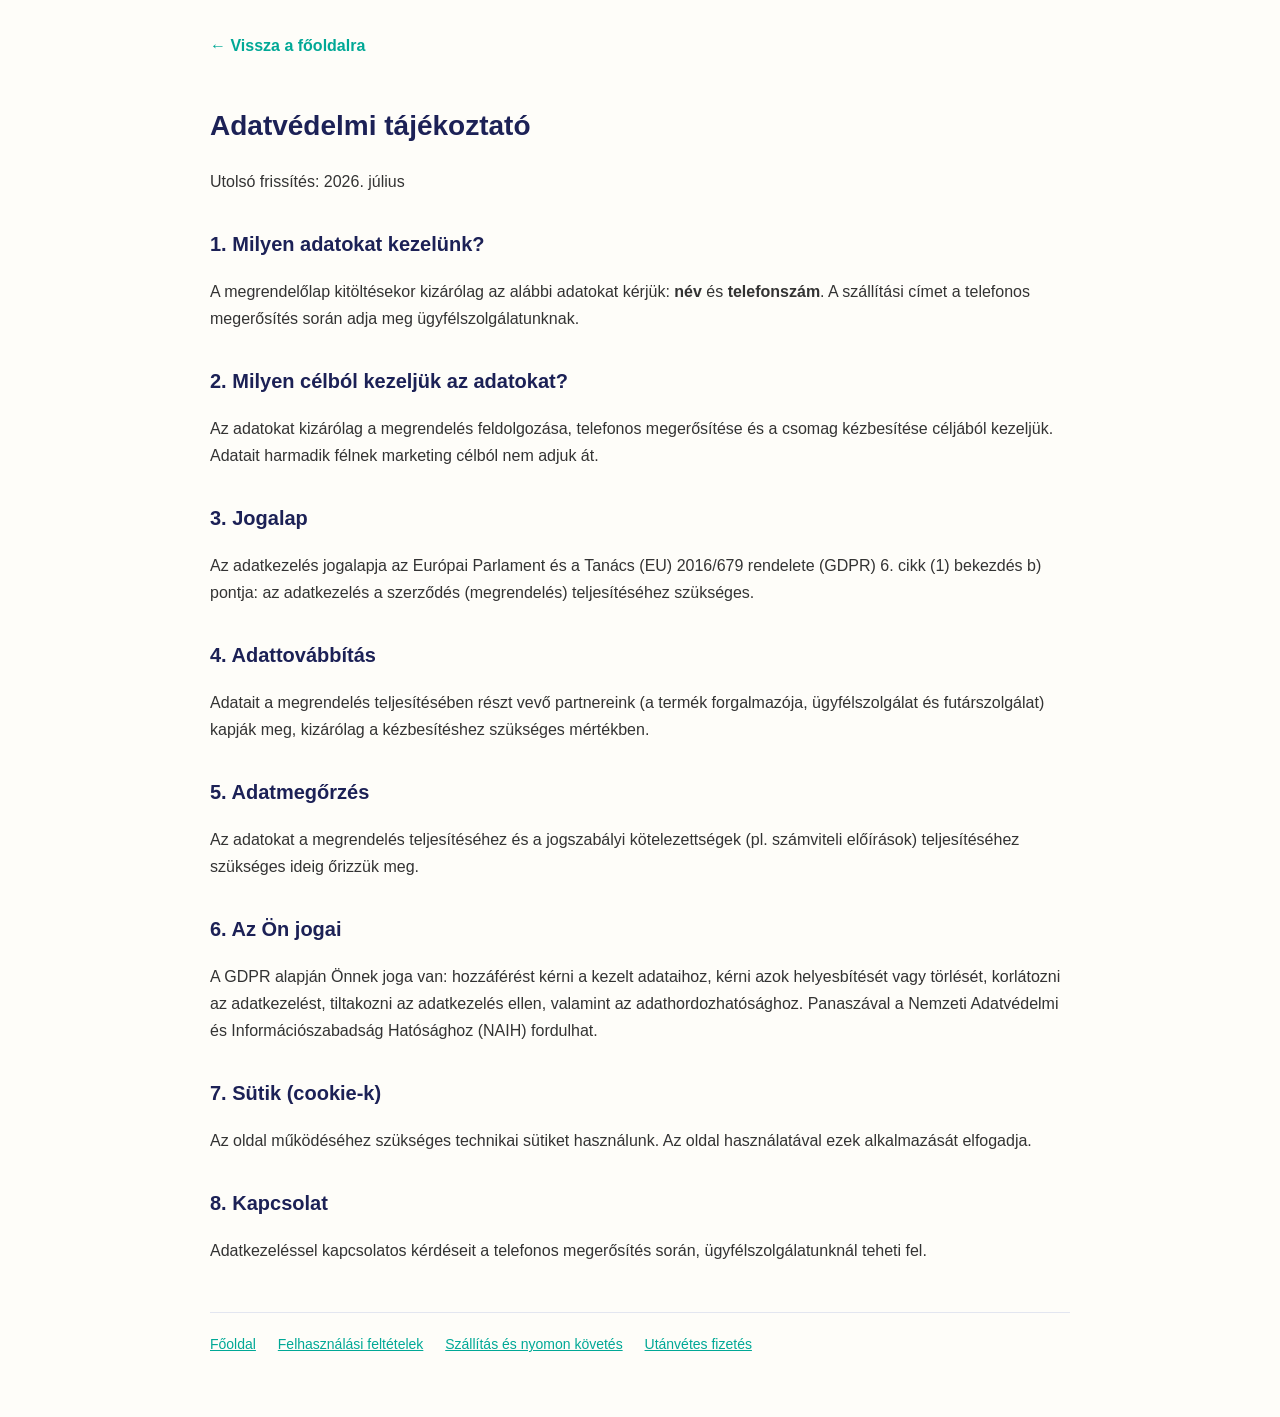
<file: adatvedelem.html>
<!DOCTYPE html>
<html lang="hu-HU">
<head>
	<meta charset="UTF-8">
	<meta name="viewport" content="width=device-width, initial-scale=1.0">
	<title>Adatvédelmi tájékoztató | Otolax Magyarország</title>
	<meta name="description" content="Az Otolax Magyarország adatvédelmi tájékoztatója: milyen adatokat kezelünk, milyen célból, és milyen jogai vannak a GDPR alapján.">
	<meta name="robots" content="noindex, follow">
	<link rel="canonical" href="https://otolax-hu.vercel.app/adatvedelem.html">
	<link rel="shortcut icon" href="img/favicon.png" type="image/x-icon">
	<style>
		body { font-family: 'Open Sans', Arial, sans-serif; color: #333; line-height: 1.7; margin: 0; background: #fefdf9; }
		.wrap { max-width: 860px; margin: 0 auto; padding: 32px 20px 60px; }
		h1 { color: #1c2156; font-size: 28px; }
		h2 { color: #1c2156; font-size: 20px; margin-top: 32px; }
		a { color: #00a896; }
		.back { display: inline-block; margin-bottom: 24px; font-weight: 700; text-decoration: none; }
		.footer-links { margin-top: 48px; padding-top: 20px; border-top: 1px solid #e3e6f0; font-size: 14px; }
		.footer-links a { margin-right: 18px; }
	</style>
</head>
<body>
	<div class="wrap">
		<a class="back" href="index.html">← Vissza a főoldalra</a>
		<h1>Adatvédelmi tájékoztató</h1>
		<p>Utolsó frissítés: 2026. július</p>

		<h2>1. Milyen adatokat kezelünk?</h2>
		<p>A megrendelőlap kitöltésekor kizárólag az alábbi adatokat kérjük: <strong>név</strong> és <strong>telefonszám</strong>. A szállítási címet a telefonos megerősítés során adja meg ügyfélszolgálatunknak.</p>

		<h2>2. Milyen célból kezeljük az adatokat?</h2>
		<p>Az adatokat kizárólag a megrendelés feldolgozása, telefonos megerősítése és a csomag kézbesítése céljából kezeljük. Adatait harmadik félnek marketing célból nem adjuk át.</p>

		<h2>3. Jogalap</h2>
		<p>Az adatkezelés jogalapja az Európai Parlament és a Tanács (EU) 2016/679 rendelete (GDPR) 6. cikk (1) bekezdés b) pontja: az adatkezelés a szerződés (megrendelés) teljesítéséhez szükséges.</p>

		<h2>4. Adattovábbítás</h2>
		<p>Adatait a megrendelés teljesítésében részt vevő partnereink (a termék forgalmazója, ügyfélszolgálat és futárszolgálat) kapják meg, kizárólag a kézbesítéshez szükséges mértékben.</p>

		<h2>5. Adatmegőrzés</h2>
		<p>Az adatokat a megrendelés teljesítéséhez és a jogszabályi kötelezettségek (pl. számviteli előírások) teljesítéséhez szükséges ideig őrizzük meg.</p>

		<h2>6. Az Ön jogai</h2>
		<p>A GDPR alapján Önnek joga van: hozzáférést kérni a kezelt adataihoz, kérni azok helyesbítését vagy törlését, korlátozni az adatkezelést, tiltakozni az adatkezelés ellen, valamint az adathordozhatósághoz. Panaszával a Nemzeti Adatvédelmi és Információszabadság Hatósághoz (NAIH) fordulhat.</p>

		<h2>7. Sütik (cookie-k)</h2>
		<p>Az oldal működéséhez szükséges technikai sütiket használunk. Az oldal használatával ezek alkalmazását elfogadja.</p>

		<h2>8. Kapcsolat</h2>
		<p>Adatkezeléssel kapcsolatos kérdéseit a telefonos megerősítés során, ügyfélszolgálatunknál teheti fel.</p>

		<div class="footer-links">
			<a href="index.html">Főoldal</a>
			<a href="felhasznalasi-feltetelek.html">Felhasználási feltételek</a>
			<a href="szallitas.html">Szállítás és nyomon követés</a>
			<a href="utanvet.html">Utánvétes fizetés</a>
		</div>
	</div>
</body>
</html>
</file>
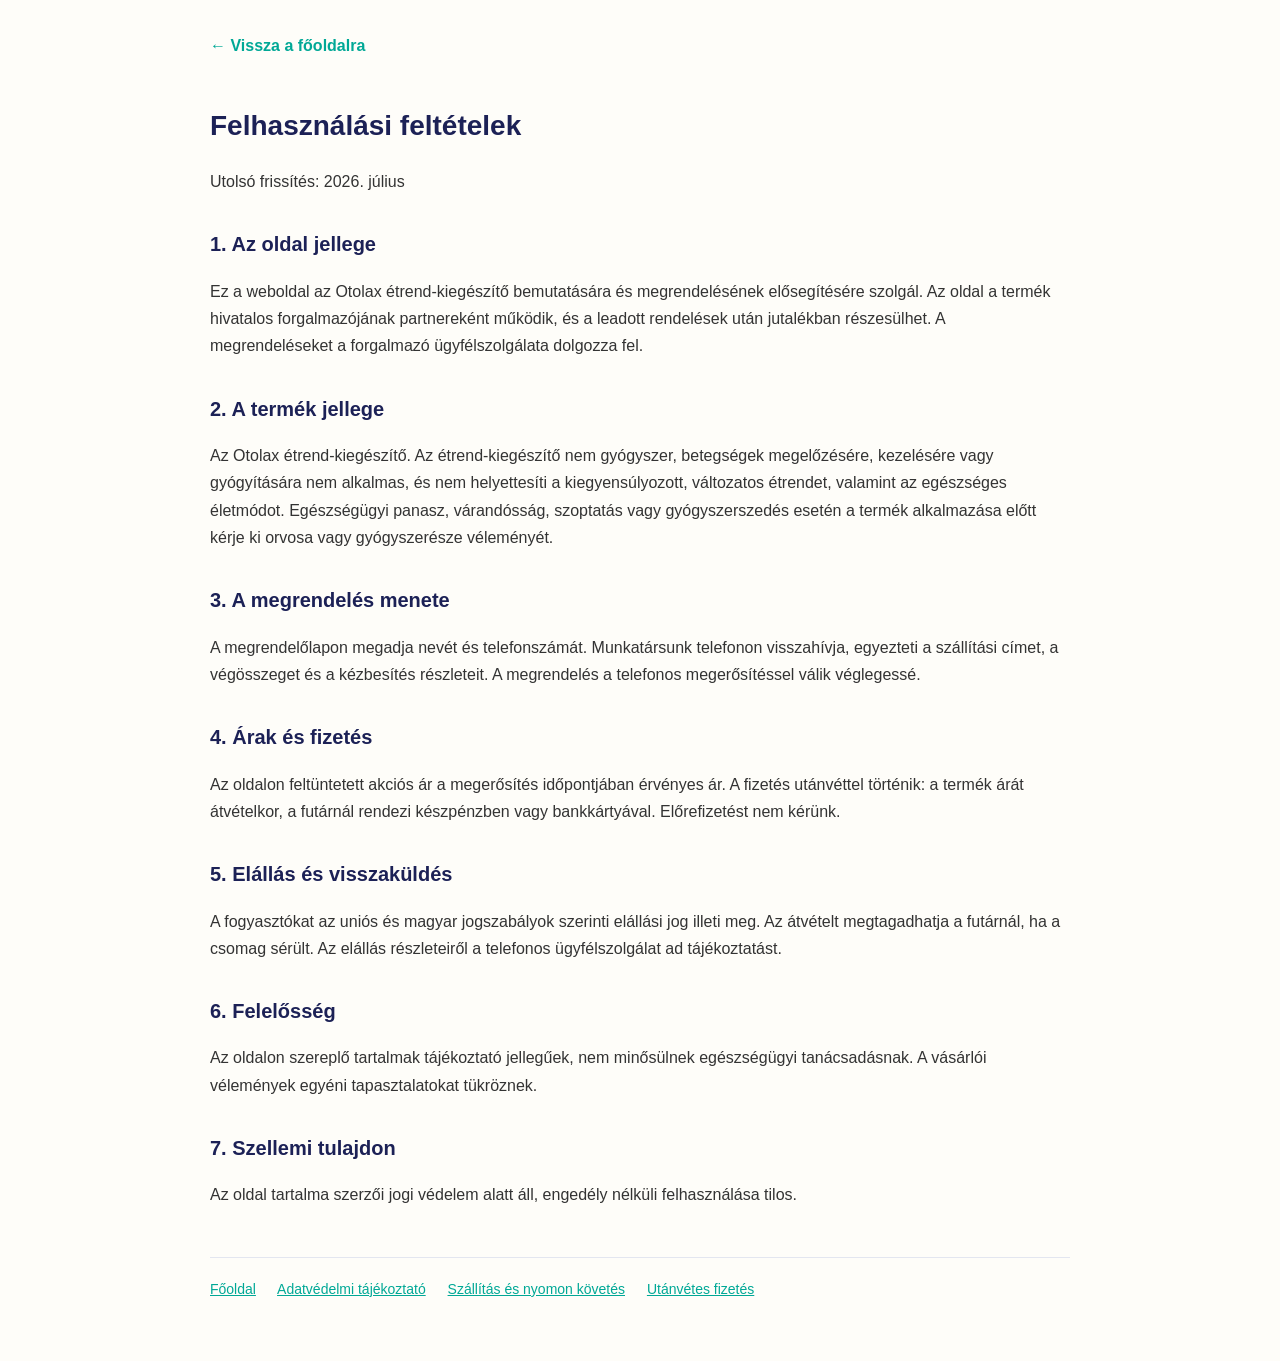
<file: felhasznalasi-feltetelek.html>
<!DOCTYPE html>
<html lang="hu-HU">
<head>
	<meta charset="UTF-8">
	<meta name="viewport" content="width=device-width, initial-scale=1.0">
	<title>Felhasználási feltételek | Otolax Magyarország</title>
	<meta name="description" content="Az Otolax Magyarország weboldal felhasználási feltételei: megrendelés menete, felelősség, étrend-kiegészítőkre vonatkozó tudnivalók.">
	<meta name="robots" content="noindex, follow">
	<link rel="canonical" href="https://otolax-hu.vercel.app/felhasznalasi-feltetelek.html">
	<link rel="shortcut icon" href="img/favicon.png" type="image/x-icon">
	<style>
		body { font-family: 'Open Sans', Arial, sans-serif; color: #333; line-height: 1.7; margin: 0; background: #fefdf9; }
		.wrap { max-width: 860px; margin: 0 auto; padding: 32px 20px 60px; }
		h1 { color: #1c2156; font-size: 28px; }
		h2 { color: #1c2156; font-size: 20px; margin-top: 32px; }
		a { color: #00a896; }
		.back { display: inline-block; margin-bottom: 24px; font-weight: 700; text-decoration: none; }
		.footer-links { margin-top: 48px; padding-top: 20px; border-top: 1px solid #e3e6f0; font-size: 14px; }
		.footer-links a { margin-right: 18px; }
	</style>
</head>
<body>
	<div class="wrap">
		<a class="back" href="index.html">← Vissza a főoldalra</a>
		<h1>Felhasználási feltételek</h1>
		<p>Utolsó frissítés: 2026. július</p>

		<h2>1. Az oldal jellege</h2>
		<p>Ez a weboldal az Otolax étrend-kiegészítő bemutatására és megrendelésének elősegítésére szolgál. Az oldal a termék hivatalos forgalmazójának partnereként működik, és a leadott rendelések után jutalékban részesülhet. A megrendeléseket a forgalmazó ügyfélszolgálata dolgozza fel.</p>

		<h2>2. A termék jellege</h2>
		<p>Az Otolax étrend-kiegészítő. Az étrend-kiegészítő nem gyógyszer, betegségek megelőzésére, kezelésére vagy gyógyítására nem alkalmas, és nem helyettesíti a kiegyensúlyozott, változatos étrendet, valamint az egészséges életmódot. Egészségügyi panasz, várandósság, szoptatás vagy gyógyszerszedés esetén a termék alkalmazása előtt kérje ki orvosa vagy gyógyszerésze véleményét.</p>

		<h2>3. A megrendelés menete</h2>
		<p>A megrendelőlapon megadja nevét és telefonszámát. Munkatársunk telefonon visszahívja, egyezteti a szállítási címet, a végösszeget és a kézbesítés részleteit. A megrendelés a telefonos megerősítéssel válik véglegessé.</p>

		<h2>4. Árak és fizetés</h2>
		<p>Az oldalon feltüntetett akciós ár a megerősítés időpontjában érvényes ár. A fizetés utánvéttel történik: a termék árát átvételkor, a futárnál rendezi készpénzben vagy bankkártyával. Előrefizetést nem kérünk.</p>

		<h2>5. Elállás és visszaküldés</h2>
		<p>A fogyasztókat az uniós és magyar jogszabályok szerinti elállási jog illeti meg. Az átvételt megtagadhatja a futárnál, ha a csomag sérült. Az elállás részleteiről a telefonos ügyfélszolgálat ad tájékoztatást.</p>

		<h2>6. Felelősség</h2>
		<p>Az oldalon szereplő tartalmak tájékoztató jellegűek, nem minősülnek egészségügyi tanácsadásnak. A vásárlói vélemények egyéni tapasztalatokat tükröznek.</p>

		<h2>7. Szellemi tulajdon</h2>
		<p>Az oldal tartalma szerzői jogi védelem alatt áll, engedély nélküli felhasználása tilos.</p>

		<div class="footer-links">
			<a href="index.html">Főoldal</a>
			<a href="adatvedelem.html">Adatvédelmi tájékoztató</a>
			<a href="szallitas.html">Szállítás és nyomon követés</a>
			<a href="utanvet.html">Utánvétes fizetés</a>
		</div>
	</div>
</body>
</html>
</file>
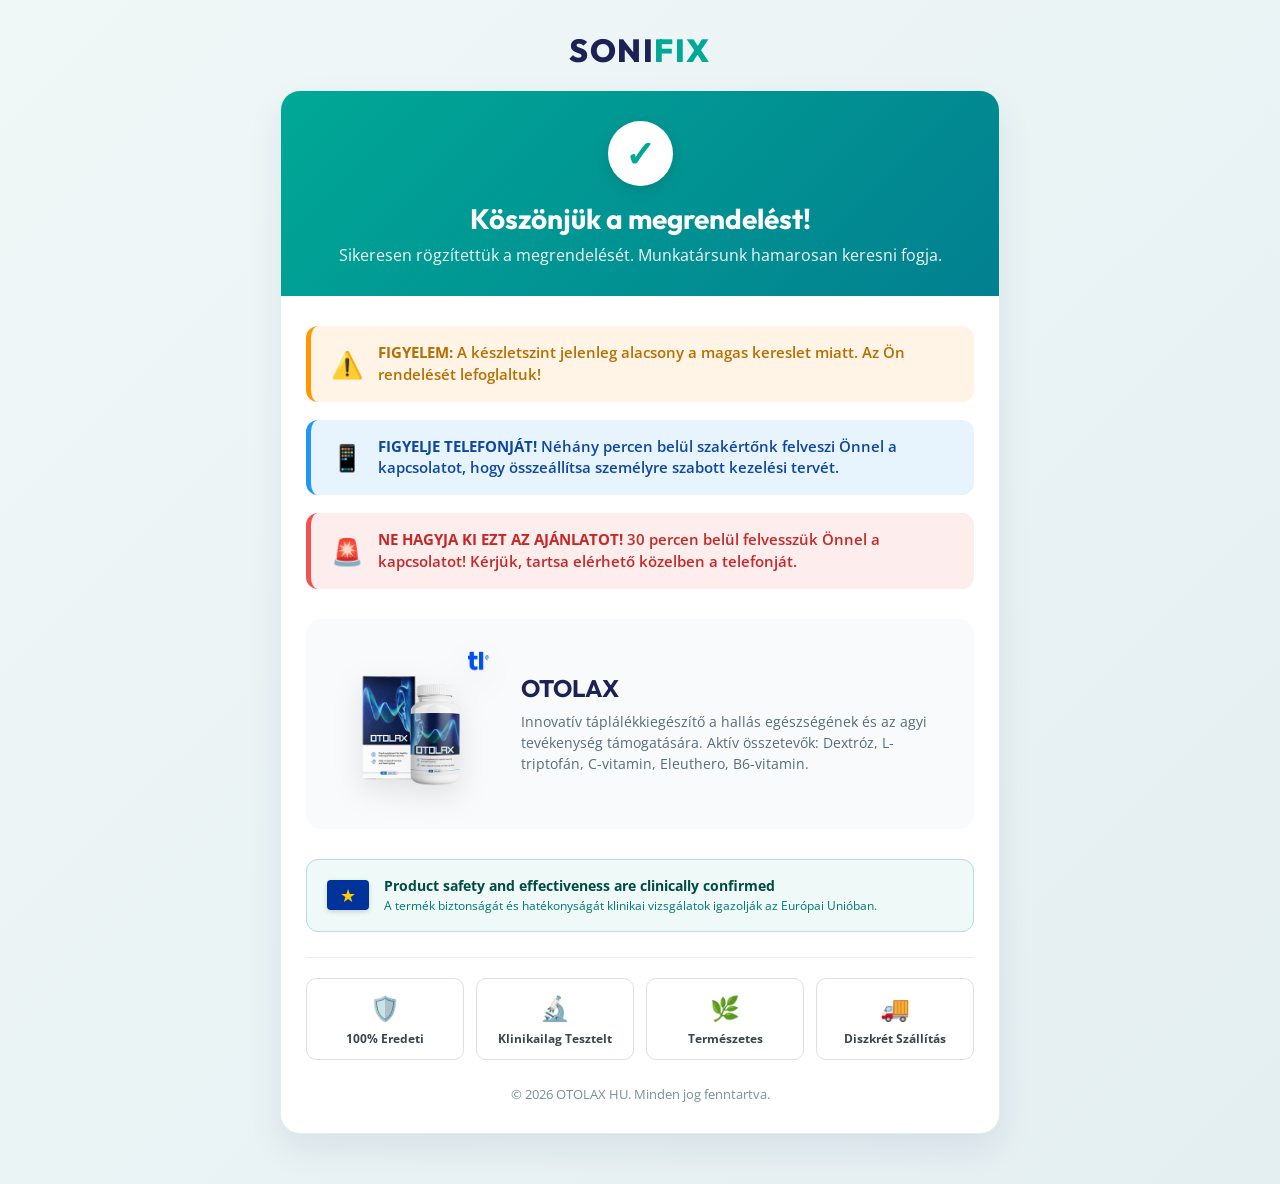
<file: success.html>
<!DOCTYPE html>
<html lang="hu">
<head>
    <meta charset="UTF-8">
    <meta http-equiv="X-UA-Compatible" content="IE=edge">
    <meta name="viewport" content="width=device-width, initial-scale=1.0">
    <title>Köszönjük a megrendelést! | OTOLAX</title>
    <link href="https://fonts.googleapis.com/css2?family=Outfit:wght@400;600;700;800&family=Open+Sans:wght@400;600;700&display=swap" rel="stylesheet">
    <style>
        * { margin: 0; padding: 0; box-sizing: border-box; }
        body {
            font-family: 'Open Sans', sans-serif;
            background: linear-gradient(135deg, #f0f7f7 0%, #e4eff2 100%);
            color: #2c3e50;
            min-height: 100vh;
            display: flex;
            flex-direction: column;
            align-items: center;
            padding: 20px 15px 50px;
        }
        .header-logo {
            text-align: center;
            margin-bottom: 20px;
            padding-top: 10px;
        }
        .brand-title {
            font-family: 'Outfit', sans-serif;
            font-size: 32px;
            font-weight: 800;
            color: #1c2156;
            letter-spacing: 1.5px;
        }
        .brand-highlight { color: #00a896; }
        
        .main-card {
            background: #ffffff;
            border-radius: 20px;
            box-shadow: 0 15px 35px rgba(28, 33, 86, 0.08);
            max-width: 720px;
            width: 100%;
            overflow: hidden;
            border: 1px solid rgba(0, 168, 150, 0.15);
        }

        .success-banner {
            background: linear-gradient(135deg, #00a896 0%, #028090 100%);
            color: #ffffff;
            text-align: center;
            padding: 30px 20px;
        }
        .check-icon {
            width: 65px;
            height: 65px;
            background: #ffffff;
            color: #00a896;
            border-radius: 50%;
            display: flex;
            align-items: center;
            justify-content: center;
            font-size: 36px;
            font-weight: bold;
            margin: 0 auto 15px;
            box-shadow: 0 5px 15px rgba(0,0,0,0.1);
        }
        .success-title {
            font-family: 'Outfit', sans-serif;
            font-size: 28px;
            font-weight: 700;
            margin-bottom: 8px;
        }
        .success-subtitle {
            font-size: 16px;
            opacity: 0.95;
        }

        .card-body {
            padding: 30px 25px;
        }

        /* Urgency Triggers */
        .trigger-box {
            border-radius: 12px;
            padding: 16px 20px;
            margin-bottom: 18px;
            display: flex;
            align-items: center;
            gap: 15px;
        }
        .trigger-warning {
            background-color: #fff4e5;
            border-left: 5px solid #ff9800;
            color: #b76e00;
        }
        .trigger-info {
            background-color: #e8f4fd;
            border-left: 5px solid #2196f3;
            color: #0d47a1;
        }
        .trigger-urgent {
            background-color: #fdeded;
            border-left: 5px solid #ef5350;
            color: #c62828;
        }
        .trigger-icon {
            font-size: 26px;
            flex-shrink: 0;
        }
        .trigger-text {
            font-size: 15px;
            line-height: 1.45;
            font-weight: 600;
        }

        /* Product Showcase */
        .product-section {
            display: flex;
            align-items: center;
            justify-content: center;
            gap: 25px;
            margin: 30px 0;
            padding: 20px;
            background: #f8fafb;
            border-radius: 15px;
        }
        .product-img {
            max-width: 170px;
            height: auto;
            filter: drop-shadow(0 10px 15px rgba(0,0,0,0.1));
        }
        .product-info {
            flex: 1;
        }
        .product-name {
            font-family: 'Outfit', sans-serif;
            font-size: 24px;
            font-weight: 700;
            color: #1c2156;
            margin-bottom: 8px;
        }
        .product-desc {
            font-size: 14px;
            color: #546e7a;
            line-height: 1.5;
        }

        /* EU Clinical Confirmation Badge */
        .eu-badge {
            background: #eef9f8;
            border: 1px solid #b2dfdb;
            border-radius: 12px;
            padding: 16px 20px;
            display: flex;
            align-items: center;
            gap: 15px;
            margin-bottom: 25px;
        }
        .eu-flag {
            width: 42px;
            height: 30px;
            background: #003399;
            border-radius: 4px;
            display: flex;
            align-items: center;
            justify-content: center;
            color: #ffcc00;
            font-size: 18px;
            flex-shrink: 0;
            box-shadow: 0 2px 5px rgba(0,0,0,0.15);
        }
        .eu-text {
            font-size: 14px;
            font-weight: 700;
            color: #004d40;
            line-height: 1.4;
        }

        /* Security Badges Grid */
        .badges-grid {
            display: grid;
            grid-template-columns: repeat(auto-fit, minmax(130px, 1fr));
            gap: 12px;
            margin-top: 25px;
            padding-top: 20px;
            border-top: 1px solid #eceff1;
        }
        .badge-item {
            text-align: center;
            padding: 12px 10px;
            background: #ffffff;
            border: 1px solid #e0e0e0;
            border-radius: 10px;
        }
        .badge-icon {
            font-size: 24px;
            margin-bottom: 6px;
        }
        .badge-title {
            font-size: 12px;
            font-weight: 700;
            color: #37474f;
        }

        .footer-note {
            text-align: center;
            margin-top: 25px;
            font-size: 13px;
            color: #78909c;
        }

        @media (max-width: 600px) {
            .product-section {
                flex-direction: column;
                text-align: center;
            }
            .card-body {
                padding: 20px 15px;
            }
            .success-title { font-size: 24px; }
            .trigger-box { padding: 12px 15px; }
        }
    </style>
</head>
<body>

    <div class="header-logo">
        <span class="brand-title">SONI<span class="brand-highlight">FIX</span></span>
    </div>

    <div class="main-card">
        <div class="success-banner">
            <div class="check-icon">✓</div>
            <h1 class="success-title">Köszönjük a megrendelést!</h1>
            <p class="success-subtitle">Sikeresen rögzítettük a megrendelését. Munkatársunk hamarosan keresni fogja.</p>
        </div>

        <div class="card-body">
            
            <!-- Trigger 1: Stock levels -->
            <div class="trigger-box trigger-warning">
                <div class="trigger-icon">⚠️</div>
                <div class="trigger-text">
                    <strong>FIGYELEM:</strong> A készletszint jelenleg alacsony a magas kereslet miatt. Az Ön rendelését lefoglaltuk!
                </div>
            </div>

            <!-- Trigger 2: Call Attention -->
            <div class="trigger-box trigger-info">
                <div class="trigger-icon">📱</div>
                <div class="trigger-text">
                    <strong>FIGYELJE TELEFONJÁT!</strong> Néhány percen belül szakértőnk felveszi Önnel a kapcsolatot, hogy összeállítsa személyre szabott kezelési tervét.
                </div>
            </div>

            <!-- Trigger 3: 30 Minute Priority -->
            <div class="trigger-box trigger-urgent">
                <div class="trigger-icon">🚨</div>
                <div class="trigger-text">
                    <strong>NE HAGYJA KI EZT AZ AJÁNLATOT!</strong> 30 percen belül felvesszük Önnel a kapcsolatot! Kérjük, tartsa elérhető közelben a telefonját.
                </div>
            </div>

            <!-- Product Display -->
            <div class="product-section">
                <img src="img/otolax.png" alt="OTOLAX" class="product-img">
                <div class="product-info">
                    <h2 class="product-name">OTOLAX</h2>
                    <p class="product-desc">Innovatív táplálékkiegészítő a hallás egészségének és az agyi tevékenység támogatására. Aktív összetevők: Dextróz, L-triptofán, C-vitamin, Eleuthero, B6-vitamin.</p>
                </div>
            </div>

            <!-- EU Clinical Confirmation Badge -->
            <div class="eu-badge">
                <div class="eu-flag">★</div>
                <div class="eu-text">
                    Product safety and effectiveness are clinically confirmed<br>
                    <span style="font-size: 12px; font-weight: normal; color: #00796b;">A termék biztonságát és hatékonyságát klinikai vizsgálatok igazolják az Európai Unióban.</span>
                </div>
            </div>

            <!-- Security & Trust Badges -->
            <div class="badges-grid">
                <div class="badge-item">
                    <div class="badge-icon">🛡️</div>
                    <div class="badge-title">100% Eredeti</div>
                </div>
                <div class="badge-item">
                    <div class="badge-icon">🔬</div>
                    <div class="badge-title">Klinikailag Tesztelt</div>
                </div>
                <div class="badge-item">
                    <div class="badge-icon">🌿</div>
                    <div class="badge-title">Természetes</div>
                </div>
                <div class="badge-item">
                    <div class="badge-icon">🚚</div>
                    <div class="badge-title">Diszkrét Szállítás</div>
                </div>
            </div>

            <div class="footer-note">
                © 2026 OTOLAX HU. Minden jog fenntartva.
            </div>

        </div>
    </div>

</body>
</html>
</file>
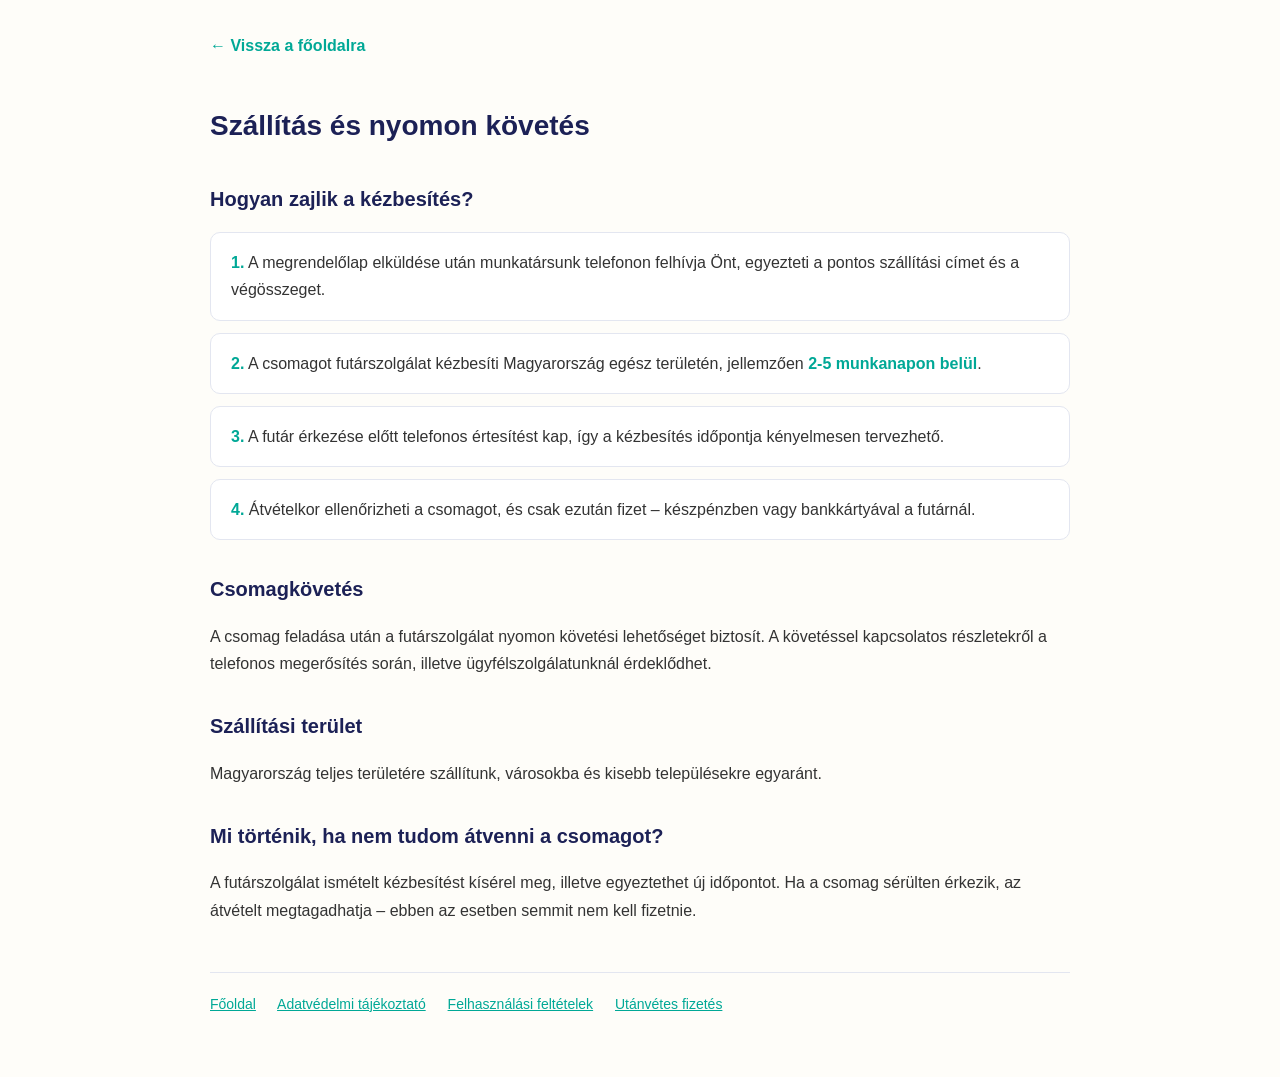
<file: szallitas.html>
<!DOCTYPE html>
<html lang="hu-HU">
<head>
	<meta charset="UTF-8">
	<meta name="viewport" content="width=device-width, initial-scale=1.0">
	<title>Szállítás és nyomon követés | Otolax Magyarország</title>
	<meta name="description" content="Otolax szállítási információk: futárszolgálat, 2-5 munkanapos kézbesítés egész Magyarországon, telefonos megerősítés és csomagkövetés.">
	<meta name="robots" content="noindex, follow">
	<link rel="canonical" href="https://otolax-hu.vercel.app/szallitas.html">
	<link rel="shortcut icon" href="img/favicon.png" type="image/x-icon">
	<style>
		body { font-family: 'Open Sans', Arial, sans-serif; color: #333; line-height: 1.7; margin: 0; background: #fefdf9; }
		.wrap { max-width: 860px; margin: 0 auto; padding: 32px 20px 60px; }
		h1 { color: #1c2156; font-size: 28px; }
		h2 { color: #1c2156; font-size: 20px; margin-top: 32px; }
		a { color: #00a896; }
		.back { display: inline-block; margin-bottom: 24px; font-weight: 700; text-decoration: none; }
		.step { background: #fff; border: 1px solid #e3e6f0; border-radius: 10px; padding: 16px 20px; margin-bottom: 12px; }
		.step strong { color: #00a896; }
		.footer-links { margin-top: 48px; padding-top: 20px; border-top: 1px solid #e3e6f0; font-size: 14px; }
		.footer-links a { margin-right: 18px; }
	</style>
</head>
<body>
	<div class="wrap">
		<a class="back" href="index.html">← Vissza a főoldalra</a>
		<h1>Szállítás és nyomon követés</h1>

		<h2>Hogyan zajlik a kézbesítés?</h2>
		<div class="step"><strong>1.</strong> A megrendelőlap elküldése után munkatársunk telefonon felhívja Önt, egyezteti a pontos szállítási címet és a végösszeget.</div>
		<div class="step"><strong>2.</strong> A csomagot futárszolgálat kézbesíti Magyarország egész területén, jellemzően <strong>2-5 munkanapon belül</strong>.</div>
		<div class="step"><strong>3.</strong> A futár érkezése előtt telefonos értesítést kap, így a kézbesítés időpontja kényelmesen tervezhető.</div>
		<div class="step"><strong>4.</strong> Átvételkor ellenőrizheti a csomagot, és csak ezután fizet – készpénzben vagy bankkártyával a futárnál.</div>

		<h2>Csomagkövetés</h2>
		<p>A csomag feladása után a futárszolgálat nyomon követési lehetőséget biztosít. A követéssel kapcsolatos részletekről a telefonos megerősítés során, illetve ügyfélszolgálatunknál érdeklődhet.</p>

		<h2>Szállítási terület</h2>
		<p>Magyarország teljes területére szállítunk, városokba és kisebb településekre egyaránt.</p>

		<h2>Mi történik, ha nem tudom átvenni a csomagot?</h2>
		<p>A futárszolgálat ismételt kézbesítést kísérel meg, illetve egyeztethet új időpontot. Ha a csomag sérülten érkezik, az átvételt megtagadhatja – ebben az esetben semmit nem kell fizetnie.</p>

		<div class="footer-links">
			<a href="index.html">Főoldal</a>
			<a href="adatvedelem.html">Adatvédelmi tájékoztató</a>
			<a href="felhasznalasi-feltetelek.html">Felhasználási feltételek</a>
			<a href="utanvet.html">Utánvétes fizetés</a>
		</div>
	</div>
</body>
</html>
</file>
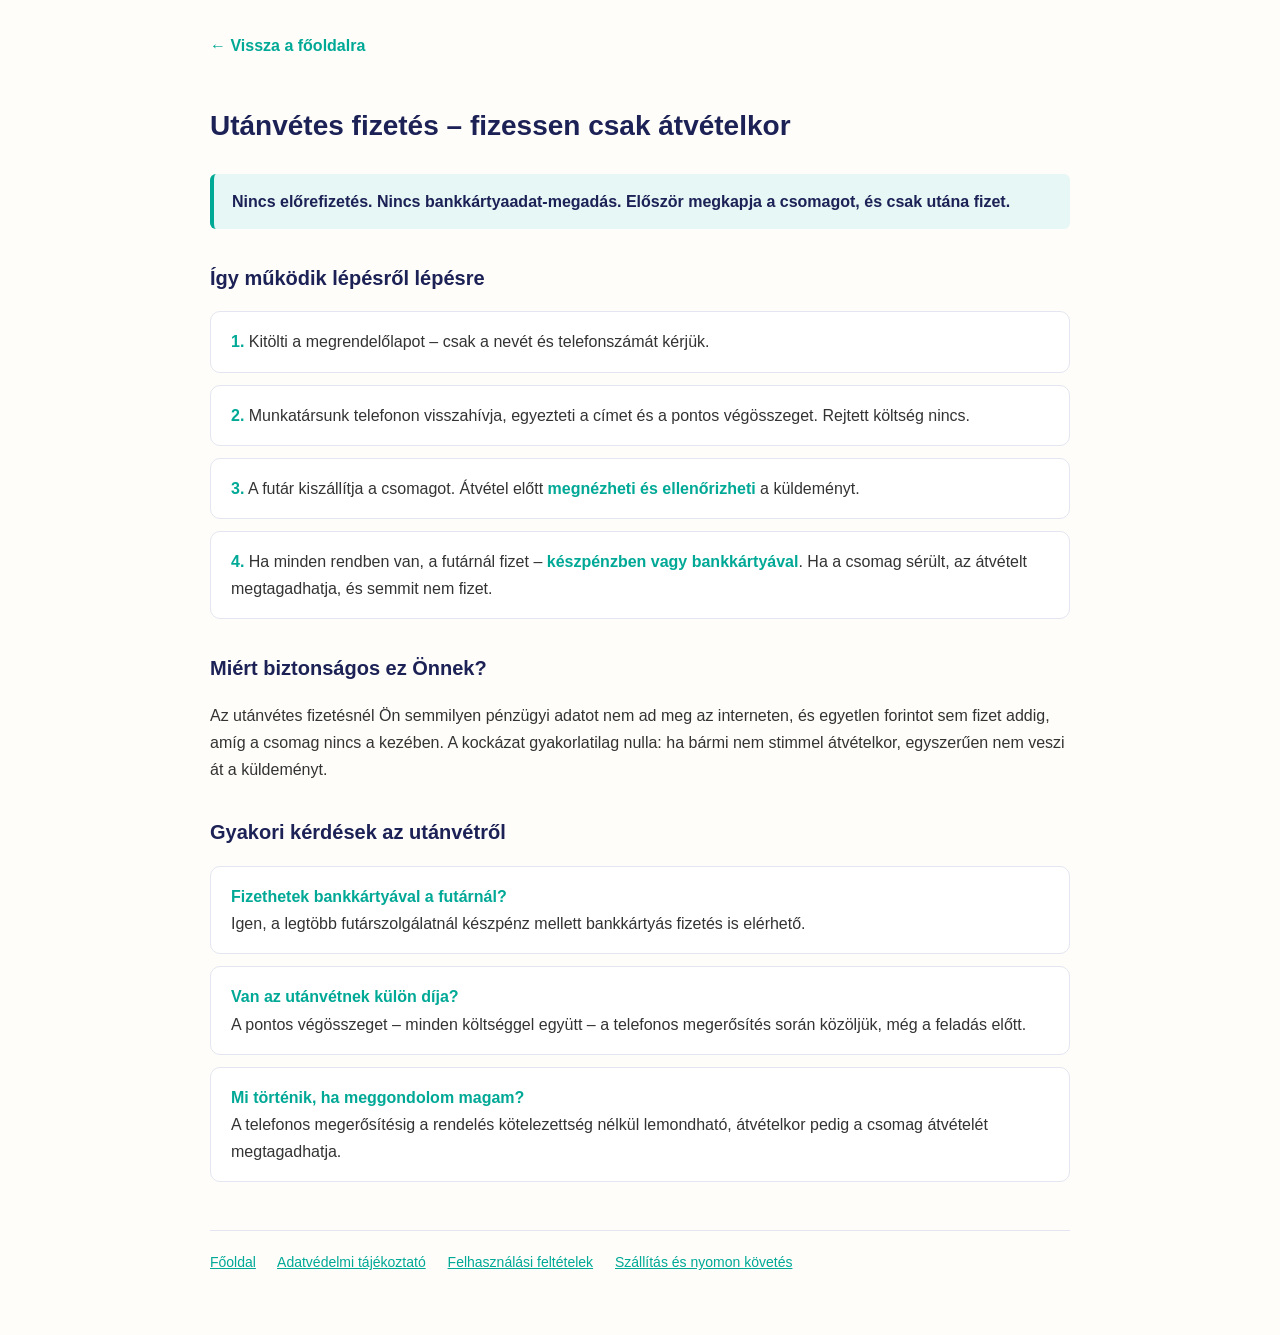
<file: utanvet.html>
<!DOCTYPE html>
<html lang="hu-HU">
<head>
	<meta charset="UTF-8">
	<meta name="viewport" content="width=device-width, initial-scale=1.0">
	<title>Utánvétes fizetés | Otolax Magyarország</title>
	<meta name="description" content="Fizetés átvételkor az Otolax rendelésénél: nincs előrefizetés, nincs bankkártyaadat-megadás. Először megkapja a csomagot, utána fizet a futárnál.">
	<meta name="robots" content="noindex, follow">
	<link rel="canonical" href="https://otolax-hu.vercel.app/utanvet.html">
	<link rel="shortcut icon" href="img/favicon.png" type="image/x-icon">
	<style>
		body { font-family: 'Open Sans', Arial, sans-serif; color: #333; line-height: 1.7; margin: 0; background: #fefdf9; }
		.wrap { max-width: 860px; margin: 0 auto; padding: 32px 20px 60px; }
		h1 { color: #1c2156; font-size: 28px; }
		h2 { color: #1c2156; font-size: 20px; margin-top: 32px; }
		a { color: #00a896; }
		.back { display: inline-block; margin-bottom: 24px; font-weight: 700; text-decoration: none; }
		.step { background: #fff; border: 1px solid #e3e6f0; border-radius: 10px; padding: 16px 20px; margin-bottom: 12px; }
		.step strong { color: #00a896; }
		.highlight { background: #e6f7f5; border-left: 4px solid #00a896; padding: 14px 18px; border-radius: 6px; margin: 24px 0; font-weight: 600; color: #1c2156; }
		.footer-links { margin-top: 48px; padding-top: 20px; border-top: 1px solid #e3e6f0; font-size: 14px; }
		.footer-links a { margin-right: 18px; }
	</style>
</head>
<body>
	<div class="wrap">
		<a class="back" href="index.html">← Vissza a főoldalra</a>
		<h1>Utánvétes fizetés – fizessen csak átvételkor</h1>

		<div class="highlight">Nincs előrefizetés. Nincs bankkártyaadat-megadás. Először megkapja a csomagot, és csak utána fizet.</div>

		<h2>Így működik lépésről lépésre</h2>
		<div class="step"><strong>1.</strong> Kitölti a megrendelőlapot – csak a nevét és telefonszámát kérjük.</div>
		<div class="step"><strong>2.</strong> Munkatársunk telefonon visszahívja, egyezteti a címet és a pontos végösszeget. Rejtett költség nincs.</div>
		<div class="step"><strong>3.</strong> A futár kiszállítja a csomagot. Átvétel előtt <strong>megnézheti és ellenőrizheti</strong> a küldeményt.</div>
		<div class="step"><strong>4.</strong> Ha minden rendben van, a futárnál fizet – <strong>készpénzben vagy bankkártyával</strong>. Ha a csomag sérült, az átvételt megtagadhatja, és semmit nem fizet.</div>

		<h2>Miért biztonságos ez Önnek?</h2>
		<p>Az utánvétes fizetésnél Ön semmilyen pénzügyi adatot nem ad meg az interneten, és egyetlen forintot sem fizet addig, amíg a csomag nincs a kezében. A kockázat gyakorlatilag nulla: ha bármi nem stimmel átvételkor, egyszerűen nem veszi át a küldeményt.</p>

		<h2>Gyakori kérdések az utánvétről</h2>
		<div class="step"><strong>Fizethetek bankkártyával a futárnál?</strong><br>Igen, a legtöbb futárszolgálatnál készpénz mellett bankkártyás fizetés is elérhető.</div>
		<div class="step"><strong>Van az utánvétnek külön díja?</strong><br>A pontos végösszeget – minden költséggel együtt – a telefonos megerősítés során közöljük, még a feladás előtt.</div>
		<div class="step"><strong>Mi történik, ha meggondolom magam?</strong><br>A telefonos megerősítésig a rendelés kötelezettség nélkül lemondható, átvételkor pedig a csomag átvételét megtagadhatja.</div>

		<div class="footer-links">
			<a href="index.html">Főoldal</a>
			<a href="adatvedelem.html">Adatvédelmi tájékoztató</a>
			<a href="felhasznalasi-feltetelek.html">Felhasználási feltételek</a>
			<a href="szallitas.html">Szállítás és nyomon követés</a>
		</div>
	</div>
</body>
</html>
</file>
